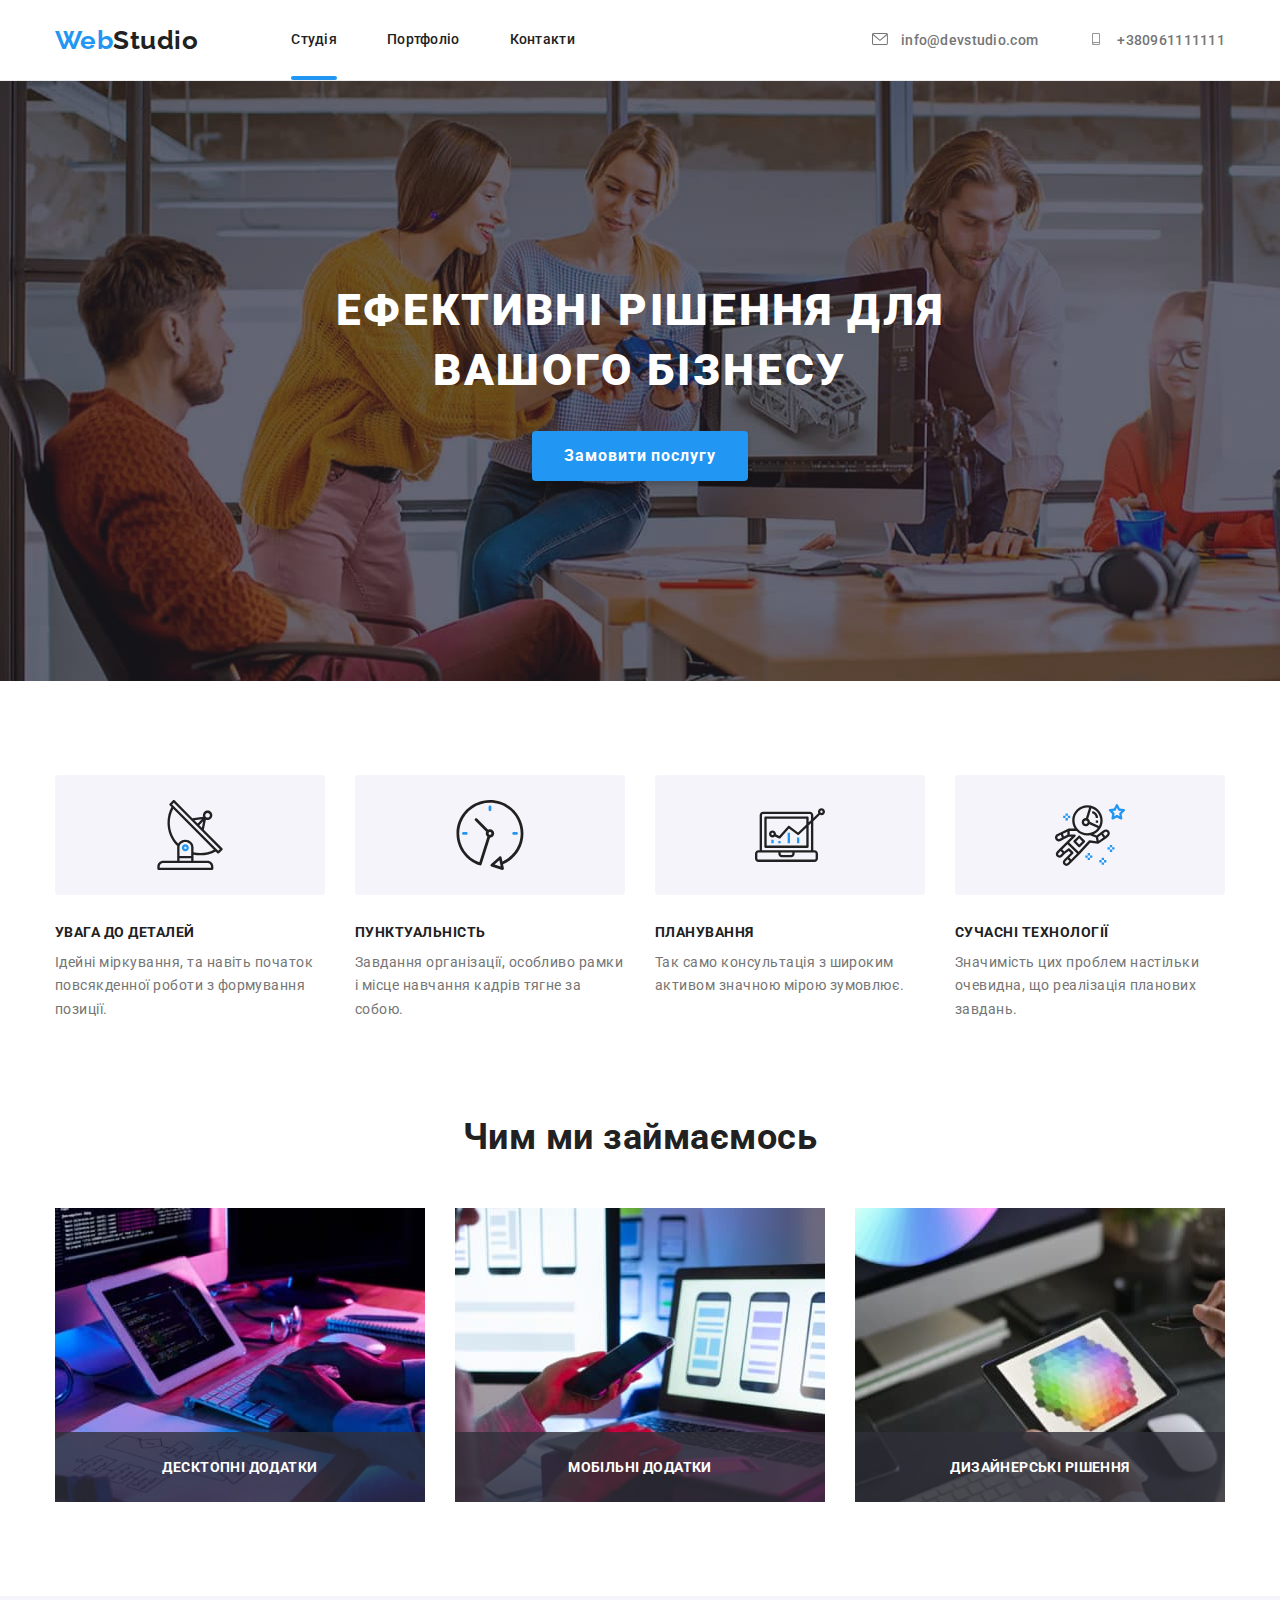
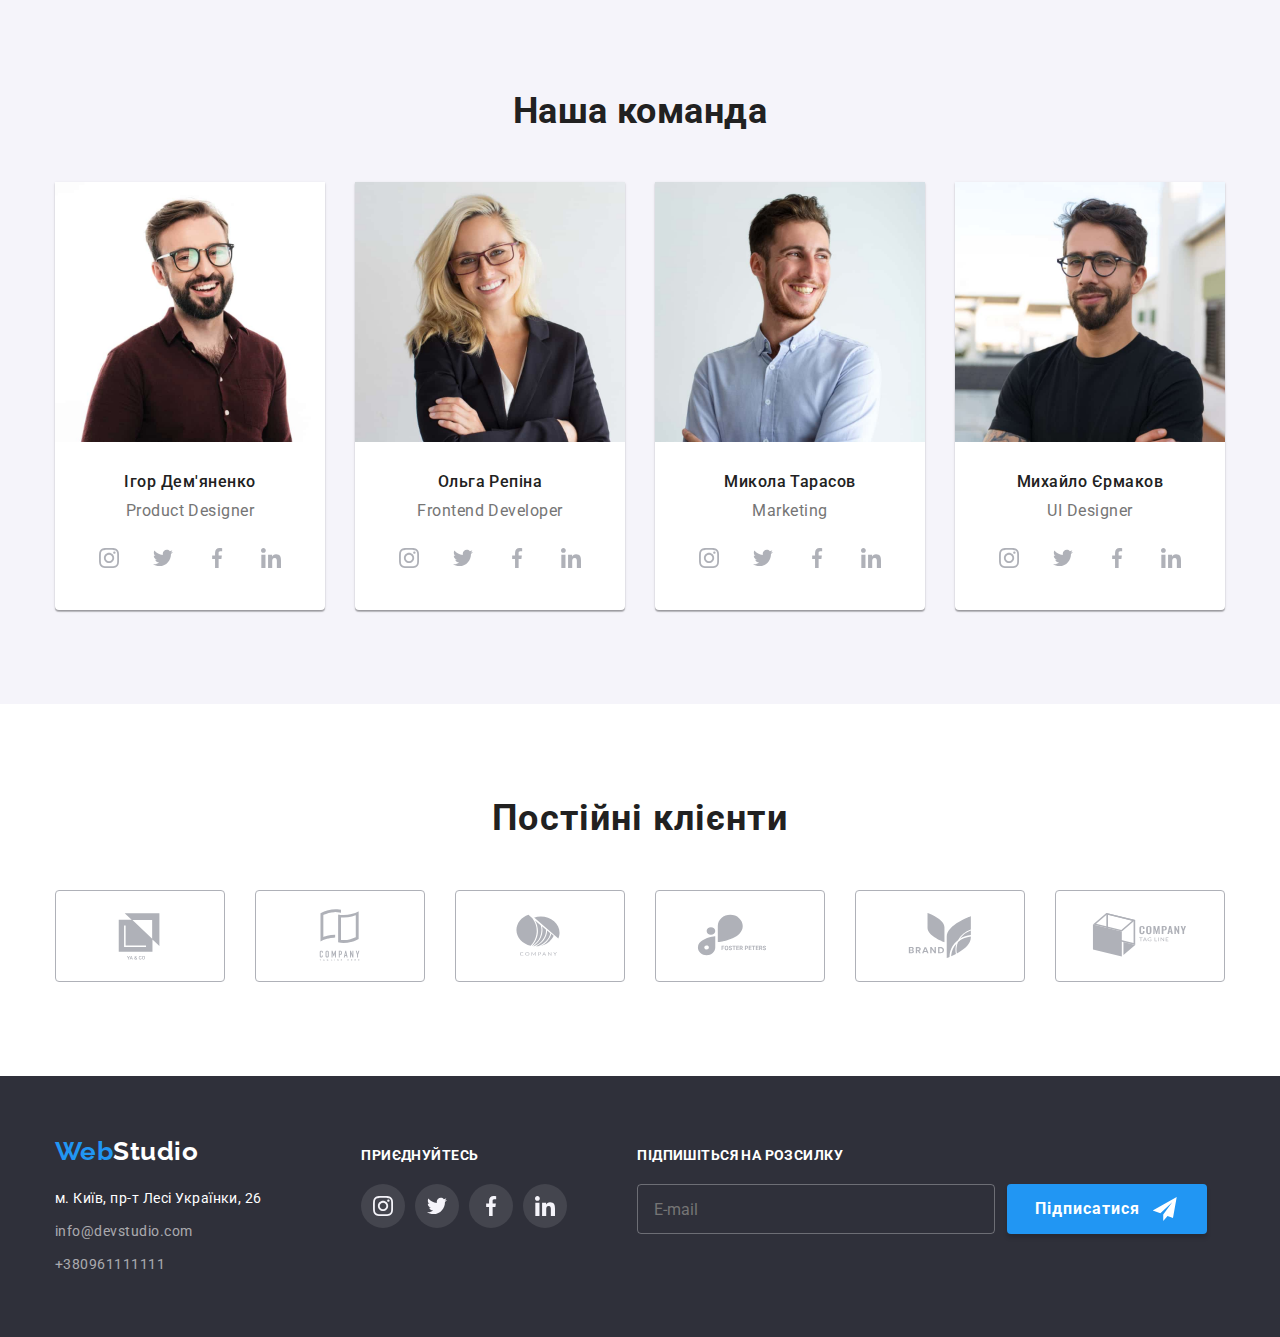
<file: index.html>
<!DOCTYPE html>
<html lang="uk">
  <head>
    <meta charset="UTF-8" />
    <meta http-equiv="X-UA-Compatible" content="IE=edge" />
    <meta name="viewport" content="width=device-width, initial-scale=1.0" />
    <link href="./css/main.min.css" rel="stylesheet" />
    <title>Студія</title>
  </head>

  <body>
    <header class="header">
      <div class="container container--position">
        <a class="logo" href="./index.html">
          <span class="logo__peace">Web</span>Studio</a
        >
        <nav class="navigation">
          <ul class="navigation__list">
            <li class="navigation__item">
              <a
                class="navigation__link navigation__link--active"
                href="./index.html"
                >Студія</a
              >
            </li>
            <li class="navigation__item">
              <a class="navigation__link" href="./portfolio.html">Портфоліо</a>
            </li>
            <li class="navigation__item">
              <a class="navigation__link" href="#">Контакти</a>
            </li>
          </ul>
        </nav>
        <ul class="contacts">
          <li class="contacts__item">
            <a
              class="contacts__link"
              href="mailto:info@devstudio.com"
              aria-label="Our email"
            >
              <svg class="contacts__email-icon" width="16" height="12">
                <use href="./images/symbol-defs.svg#icon-envelope"></use>
              </svg>
              info@devstudio.com
            </a>
          </li>
          <li class="contacts__item">
            <a
              class="contacts__link"
              href="tel:+380961111111"
              aria-label="our phone number"
            >
              <svg class="contacts__smartphone-icon" width="16" height="12">
                <use href="./images/symbol-defs.svg#icon-smartphone"></use>
              </svg>
              +380961111111
            </a>
          </li>
        </ul>
      </div>
    </header>

    <main class="main">
      <section class="hero">
        <div class="container container--resize">
          <h1 class="hero__title">Ефективні рішення для вашого бізнесу</h1>
          <button class="hero__button" type="button" data-modal-open>
            Замовити послугу
          </button>
        </div>
      </section>

      <section class="features">
        <div class="container">
          <h2 class="visually-hidden">Наші особливості</h2>
          <ul class="features__list">
            <li class="features__card">
              <div class="features__img">
                <svg width="70" height="70" aria-label="Увага до деталей">
                  <use href="./images/symbol-defs.svg#icon-antenna"></use>
                </svg>
              </div>
              <h3 class="features__title">Увага до деталей</h3>
              <p class="features__text">
                Ідейні міркування, та навіть початок повсякденної роботи з
                формування позиції.
              </p>
            </li>
            <li class="features__card">
              <div class="features__img">
                <svg width="70" height="70" aria-label="Пунктуальність">
                  <use href="./images/symbol-defs.svg#icon-clock"></use>
                </svg>
              </div>
              <h3 class="features__title">Пунктуальність</h3>
              <p class="features__text">
                Завдання організації, особливо рамки і місце навчання кадрів
                тягне за собою.
              </p>
            </li>
            <li class="features__card">
              <div class="features__img">
                <svg width="70" height="70" aria-label="Планування">
                  <use href="./images/symbol-defs.svg#icon-diagram"></use>
                </svg>
              </div>
              <h3 class="features__title">Планування</h3>
              <p class="features__text">
                Так само консультація з широким активом значною мірою зумовлює.
              </p>
            </li>
            <li class="features__card">
              <div class="features__img">
                <svg width="70" height="70" aria-label="Сучасні технології">
                  <use href="./images/symbol-defs.svg#icon-astronaut"></use>
                </svg>
              </div>
              <h3 class="features__title">Сучасні технології</h3>
              <p class="features__text">
                Значимість цих проблем настільки очевидна, що реалізація
                планових завдань.
              </p>
            </li>
          </ul>
        </div>
      </section>

      <section class="work">
        <div class="container">
          <h2 class="work__title">Чим ми займаємось</h2>
          <ul class="work__list">
            <li class="work__item">
              <img
                src="./images/box_1.jpg"
                alt="десктопні додатки"
                width="370"
              />
              <p class="work__label">десктопні додатки</p>
            </li>
            <li class="work__item">
              <img
                src="./images/box_2.jpg"
                alt="мобільні додатки"
                width="370"
              />
              <p class="work__label">мобільні додатки</p>
            </li>
            <li class="work__item">
              <img
                src="./images/box_3.jpg"
                alt="дизайнерські рішення"
                width="370"
              />
              <p class="work__label">дизайнерські рішення</p>
            </li>
          </ul>
        </div>
      </section>

      <section class="team">
        <div class="container container--team">
          <h2 class="team__title">Наша команда</h2>
          <ul class="team__list">
            <li class="team__item">
              <img
                src="./images/img-1.jpg"
                alt="фото Ігора Дем'яненко"
                width="270"
              />
              <div class="card">
                <h3 class="card__title">Ігор Дем'яненко</h3>
                <p class="card__label" lang="en">Product Designer</p>
                <ul class="card__links">
                  <li class="card__icons">
                    <a class="card__link" href="#" aria-label="Instagram"
                      ><svg class="card__icon" width="20" height="20">
                        <use
                          href="./images/symbol-defs.svg#icon-instagram"
                        ></use>
                      </svg>
                    </a>
                  </li>
                  <li class="card__icons">
                    <a class="card__link" href="#" aria-label="Twitter"
                      ><svg class="card__icon" width="20" height="20">
                        <use href="./images/symbol-defs.svg#icon-twitter"></use>
                      </svg>
                    </a>
                  </li>
                  <li class="card__icons">
                    <a class="card__link" href="#" aria-label="Facebook"
                      ><svg class="card__icon" width="20" height="20">
                        <use
                          href="./images/symbol-defs.svg#icon-facebook"
                        ></use>
                      </svg>
                    </a>
                  </li>
                  <li class="card__icons">
                    <a class="card__link" href="#"
                      ><svg class="card__icon" width="20" height="20">
                        <use
                          href="./images/symbol-defs.svg#icon-linkedin"
                        ></use>
                      </svg>
                    </a>
                  </li>
                </ul>
              </div>
            </li>
            <li class="team__item">
              <img
                src="./images/img-2.jpg"
                alt="фото Ольги Репіної"
                width="270"
              />
              <div class="card">
                <h3 class="card__title">Ольга Репіна</h3>
                <p class="card__label" lang="en">Frontend Developer</p>
                <ul class="card__links">
                  <li class="card__icons">
                    <a class="card__link" href="#" aria-label="Instagram"
                      ><svg class="card__icon" width="20" height="20">
                        <use
                          href="./images/symbol-defs.svg#icon-instagram"
                        ></use>
                      </svg>
                    </a>
                  </li>
                  <li class="card__icons">
                    <a class="card__link" href="#" aria-label="Twitter"
                      ><svg class="card__icon" width="20" height="20">
                        <use href="./images/symbol-defs.svg#icon-twitter"></use>
                      </svg>
                    </a>
                  </li>
                  <li class="card__icons">
                    <a class="card__link" href="#" aria-label="Facebook"
                      ><svg class="card__icon" width="20" height="20">
                        <use
                          href="./images/symbol-defs.svg#icon-facebook"
                        ></use>
                      </svg>
                    </a>
                  </li>
                  <li class="card__icons">
                    <a class="card__link" href="#"
                      ><svg class="card__icon" width="20" height="20">
                        <use
                          href="./images/symbol-defs.svg#icon-linkedin"
                        ></use>
                      </svg>
                    </a>
                  </li>
                </ul>
              </div>
            </li>
            <li class="team__item">
              <img
                src="./images/img-3.jpg"
                alt="фото Миколи Тарасов"
                width="270"
              />
              <div class="card">
                <h3 class="card__title">Микола Тарасов</h3>
                <p class="card__label" lang="en">Marketing</p>
                <ul class="card__links">
                  <li class="card__icons">
                    <a class="card__link" href="#" aria-label="Instagram"
                      ><svg class="card__icon" width="20" height="20">
                        <use
                          href="./images/symbol-defs.svg#icon-instagram"
                        ></use>
                      </svg>
                    </a>
                  </li>
                  <li class="card__icons">
                    <a class="card__link" href="#" aria-label="Twitter"
                      ><svg class="card__icon" width="20" height="20">
                        <use href="./images/symbol-defs.svg#icon-twitter"></use>
                      </svg>
                    </a>
                  </li>
                  <li class="card__icons">
                    <a class="card__link" href="#" aria-label="Facebook"
                      ><svg class="card__icon" width="20" height="20">
                        <use
                          href="./images/symbol-defs.svg#icon-facebook"
                        ></use>
                      </svg>
                    </a>
                  </li>
                  <li class="card__icons">
                    <a class="card__link" href="#"
                      ><svg class="card__icon" width="20" height="20">
                        <use
                          href="./images/symbol-defs.svg#icon-linkedin"
                        ></use>
                      </svg>
                    </a>
                  </li>
                </ul>
              </div>
            </li>
            <li class="team__item">
              <img
                src="./images/img-4.jpg"
                alt="фото Мизайла Єрмакова"
                width="270"
              />
              <div class="card">
                <h3 class="card__title">Михайло Єрмаков</h3>
                <p class="card__label" lang="en">UI Designer</p>
                <ul class="card__links">
                  <li class="card__icons">
                    <a class="card__link" href="#" aria-label="Instagram"
                      ><svg class="card__icon" width="20" height="20">
                        <use
                          href="./images/symbol-defs.svg#icon-instagram"
                        ></use>
                      </svg>
                    </a>
                  </li>
                  <li class="card__icons">
                    <a class="card__link" href="#" aria-label="Twitter"
                      ><svg class="card__icon" width="20" height="20">
                        <use href="./images/symbol-defs.svg#icon-twitter"></use>
                      </svg>
                    </a>
                  </li>
                  <li class="card__icons">
                    <a class="card__link" href="#" aria-label="Facebook"
                      ><svg class="card__icon" width="20" height="20">
                        <use
                          href="./images/symbol-defs.svg#icon-facebook"
                        ></use>
                      </svg>
                    </a>
                  </li>
                  <li class="card__icons">
                    <a class="card__link" href="#"
                      ><svg class="card__icon" width="20" height="20">
                        <use
                          href="./images/symbol-defs.svg#icon-linkedin"
                        ></use>
                      </svg>
                    </a>
                  </li>
                </ul>
              </div>
            </li>
          </ul>
        </div>
      </section>

      <section class="customer">
        <div class="container container--retreat">
          <h2 class="customer__title">Постійні клієнти</h2>
          <ul class="customer__list">
            <li class="customer__item">
              <a class="customer__link" href="#" aria-label="logo customer 1"
                ><svg class="customer__icon" width="106" height="60">
                  <use href="./images/symbol-defs.svg#icon-customer1"></use>
                </svg>
              </a>
            </li>
            <li class="customer__item">
              <a class="customer__link" href="#" aria-label="logo customer 2"
                ><svg class="customer__icon" width="106" height="60">
                  <use href="./images/symbol-defs.svg#icon-customer2"></use>
                </svg>
              </a>
            </li>
            <li class="customer__item">
              <a class="customer__link" href="#" aria-label="logo customer 3"
                ><svg class="customer__icon" width="106" height="60">
                  <use href="./images/symbol-defs.svg#icon-customer3"></use>
                </svg>
              </a>
            </li>
            <li class="customer__item">
              <a class="customer__link" href="#" aria-label="logo customer 4"
                ><svg class="customer__icon" width="106" height="60">
                  <use href="./images/symbol-defs.svg#icon-customer4"></use>
                </svg>
              </a>
            </li>
            <li class="customer__item">
              <a class="customer__link" href="#" aria-label="logo customer 5"
                ><svg class="customer__icon" width="106" height="60">
                  <use href="./images/symbol-defs.svg#icon-customer5"></use>
                </svg>
              </a>
            </li>
            <li class="customer__item">
              <a class="customer__link" href="#" aria-label="logo customer 6"
                ><svg class="customer__icon" width="106" height="60">
                  <use href="./images/symbol-defs.svg#icon-customer6"></use>
                </svg>
              </a>
            </li>
          </ul>
        </div>
      </section>
    </main>

    <footer class="footer">
      <div class="container container--backdown">
        <div class="footer__contacts">
          <a class="logo" href="./index.html"
            ><span class="logo__peace">Web</span
            ><span class="logo__footer">Studio</span></a
          >
          <address>
            <ul class="address">
              <li class="address__item">
                <a
                  class="address__link address__link--white"
                  href="https://goo.gl/maps/M1i8cWPpYFjitfBg6"
                  target="_blank"
                  rel="noopener noreferrer nofollow"
                  >м. Київ, пр-т Лесі Українки, 26</a
                >
              </li>
              <li class="address__item">
                <a class="address__link" href="mailto:info@devstudio.com"
                  >info@devstudio.com</a
                >
              </li>
              <li class="address__item">
                <a class="address__link" href="tel:+380961111111"
                  >+380961111111</a
                >
              </li>
            </ul>
          </address>
        </div>
        <div class="footer__socials">
          <h4 class="footer__title">приєднуйтесь</h4>
          <ul class="socials">
            <li class="socials__item">
              <a class="socials__link" href="#"
                ><svg
                  class="socials__icon"
                  width="20"
                  height="20"
                  aria-label="Instagram"
                >
                  <use href="./images/symbol-defs.svg#icon-instagram"></use>
                </svg>
              </a>
            </li>
            <li class="socials__icon">
              <a class="socials__link" href="#"
                ><svg
                  class="socials__icon"
                  width="20"
                  height="20"
                  aria-label="Twitter"
                >
                  <use href="./images/symbol-defs.svg#icon-twitter"></use>
                </svg>
              </a>
            </li>
            <li class="socials__icon">
              <a class="socials__link" href="#"
                ><svg
                  class="socials__icon"
                  width="20"
                  height="20"
                  aria-label="Facebook"
                >
                  <use href="./images/symbol-defs.svg#icon-facebook"></use>
                </svg>
              </a>
            </li>
            <li class="socials__icon">
              <a class="socials__link" href="#"
                ><svg
                  class="socials__icon"
                  width="20"
                  height="20"
                  aria-label="LinkedIn"
                >
                  <use href="./images/symbol-defs.svg#icon-linkedin"></use>
                </svg>
              </a>
            </li>
          </ul>
        </div>
        <div class="footer__subscribe">
          <h4 class="footer__title">підпишіться на розсилку</h4>
          <form class="subscribe">
            <label class="subscribe__label">
              <input
                class="subscribe__email"
                type="mail"
                name="mail"
                placeholder="E-mail"
              />
            </label>
            <button class="button subscribe__btn" type="submit">
              Підписатися
              <svg class="subscribe__icon" wifth="24" height="24">
                <use href="./images/symbol-defs.svg#icon-send"></use>
              </svg>
            </button>
          </form>
        </div>
      </div>
    </footer>

    <!-- --- Modal --- -->
    <div class="backdrop is-hidden" data-modal>
      <div class="modal">
        <div class="modal__wrap">
          <button class="modal__btn" data-modal-close>
            <svg class="modal__icon" width="18" height="18">
              <use href="./images/symbol-defs.svg#icon-close"></use>
            </svg>
          </button>
        </div>

        <form class="form">
          <h3 class="form__title">Залиште свої дані, ми Вам передзвонимо</h3>
          <label class="form__label">
            <span class="form__info">Ім'я</span>
            <input class="form__input" type="text" name="name" />
            <svg class="form__icon" width="18" height="18">
              <use href="./images/symbol-defs.svg#icon-personform"></use>
            </svg>
          </label>
          <label class="form__label">
            <span class="form__info">Телефон</span>
            <input class="form__input" type="tel" name="tel" />
            <svg class="form__icon" width="18" height="18">
              <use href="./images/symbol-defs.svg#icon-phoneform"></use>
            </svg>
          </label>
          <label class="form__label">
            <span class="form__info">Пошта</span>
            <input class="form__input" type="mail" name="mail" />
            <svg class="form__icon" width="18" height="18">
              <use href="./images/symbol-defs.svg#icon-emailform"></use>
            </svg>
          </label>
          <label class="form__label-coment">
            <span class="form__info">Коментар</span>
            <textarea
              class="form__comment"
              name="comment"
              placeholder="Введіть текст"
              cols="30"
              rows="10"
            ></textarea>
          </label>
          <label class="check">
            <input
              class="check__input"
              type="checkbox"
              name="policy"
              value="check"
            />
            <svg class="check__icon" width="15" height="16">
              <use href="./images/symbol-defs.svg#icon-checkempty"></use>
            </svg>
            <svg class="check__icon-checked" width="15" height="16">
              <use href="./images/symbol-defs.svg#icon-checked"></use>
            </svg>
            <span class="check__policy-info"
              >Погоджуюсь з розсилкою та приймаю</span
            >
            <a class="check__link-policy" href="#">Умови договору</a>
          </label>
          <button class="hero__button form__send" type="submit">
            Відправити
          </button>
        </form>
      </div>
    </div>

    <!-- --- Script Modal --- -->
    <script src="./js/modal.js"></script>
  </body>
</html>
</file>
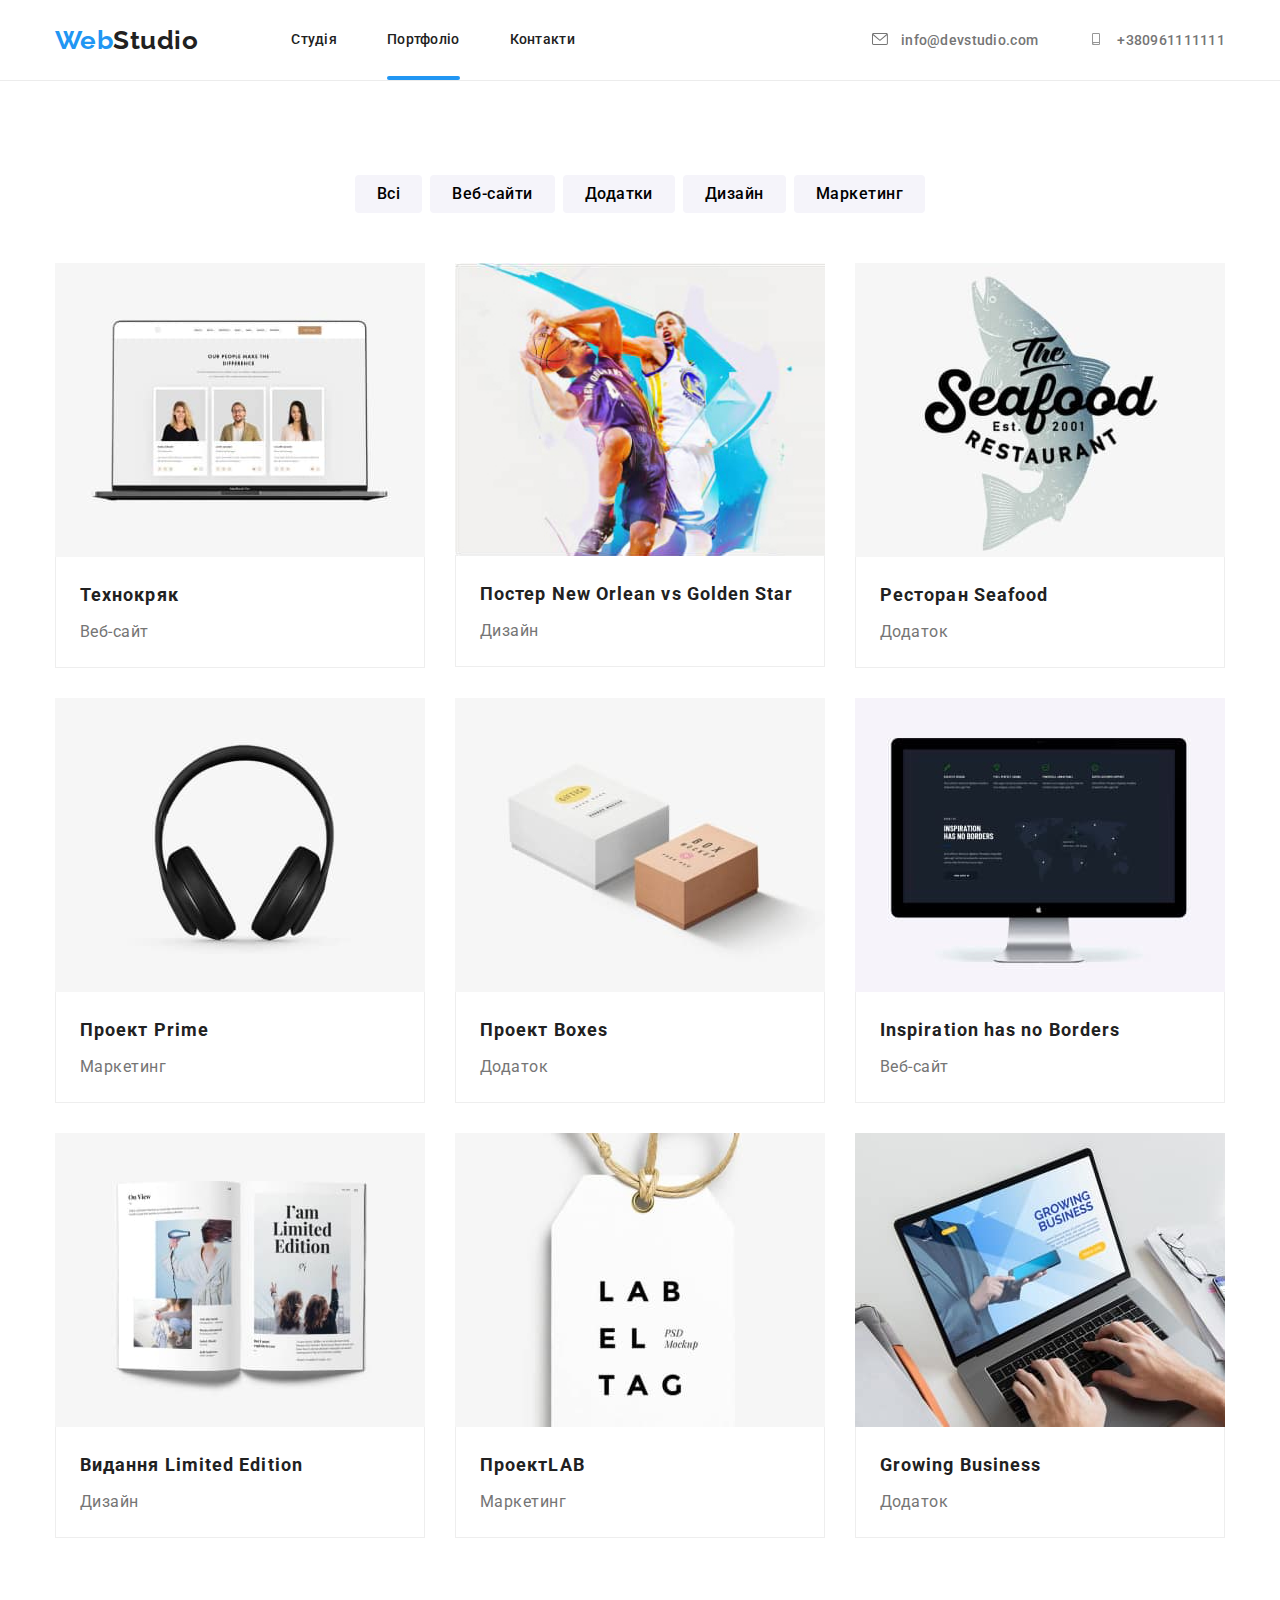
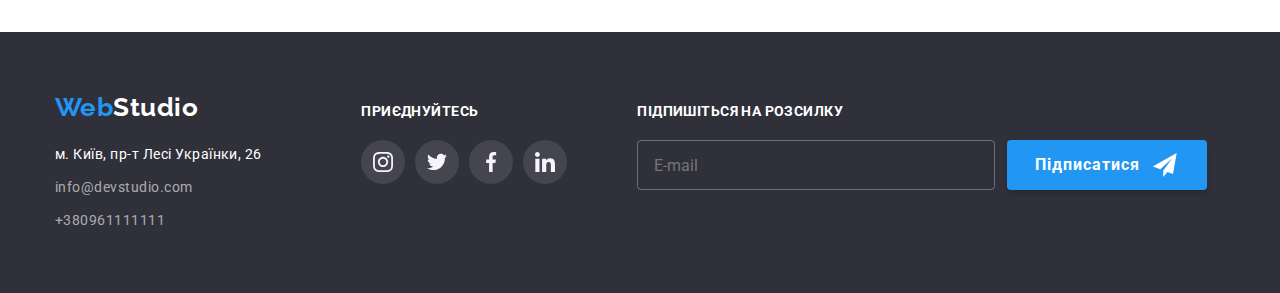
<file: portfolio.html>
<!DOCTYPE html>
<html lang="uk">
  <head>
    <meta charset="UTF-8" />
    <meta http-equiv="X-UA-Compatible" content="IE=edge" />
    <meta name="viewport" content="width=device-width, initial-scale=1.0" />
    <link href="./css/main.min.css" rel="stylesheet" />
    <title>Portfolio</title>
  </head>

  <body>
    <header class="header">
      <div class="container container--position">
        <a class="logo" href="./index.html">
          <span class="logo__peace">Web</span>Studio</a
        >
        <nav class="navigation">
          <ul class="navigation__list">
            <li class="navigation__item">
              <a class="navigation__link" href="./index.html">Студія</a>
            </li>
            <li class="navigation__item">
              <a
                class="navigation__link navigation__link--active"
                href="./portfolio.html"
                >Портфоліо</a
              >
            </li>
            <li class="navigation__item">
              <a class="navigation__link" href="#">Контакти</a>
            </li>
          </ul>
        </nav>
        <ul class="contacts">
          <li class="contacts__item">
            <a
              class="contacts__link"
              href="mailto:info@devstudio.com"
              aria-label="Our email"
            >
              <svg class="contacts__email-icon" width="16" height="12">
                <use href="./images/symbol-defs.svg#icon-envelope"></use>
              </svg>
              info@devstudio.com
            </a>
          </li>
          <li class="contacts__item">
            <a
              class="contacts__link"
              href="tel:+380961111111"
              aria-label="our phone number"
            >
              <svg class="contacts__smartphone-icon" width="16" height="12">
                <use href="./images/symbol-defs.svg#icon-smartphone"></use>
              </svg>
              +380961111111
            </a>
          </li>
        </ul>
      </div>
    </header>

    <main class="portfolio">
      <section class="container portfolio__container">
        <h1 class="visually-hidden">Наші роботи</h1>
        <ul class="filter">
          <li class="filter__item">
            <button class="filter__button" type="button">Всі</button>
          </li>
          <li class="filter__item">
            <button class="filter__button" type="button">Веб-сайти</button>
          </li>
          <li class="filter__item">
            <button class="filter__button" type="button">Додатки</button>
          </li>
          <li class="filter__item">
            <button class="filter__button" type="button">Дизайн</button>
          </li>
          <li class="filter__item">
            <button class="filter__button" type="button">Маркетинг</button>
          </li>
        </ul>

        <ul class="list parent">
          <li class="list__card">
            <a class="list__link" href="#">
              <div class="list__thumb">
                <img src="./images/project1.jpg" alt="Технокряк" width="370" />
                <p class="list__label">
                  Lorem, ipsum dolor sit amet consectetur adipisicing elit. Eos,
                  exercitationem.
                </p>
              </div>
              <div class="list__wrap">
                <h2 class="list__title">Технокряк</h2>
                <p class="list__category">Веб-сайт</p>
              </div>
            </a>
          </li>
          <li class="list__card">
            <a class="list__link" href="#">
              <div class="list__thumb">
                <img
                  src="./images/project2.jpg"
                  alt="Постер New Orlean vs Golden Star"
                  width="370"
                />
                <p class="list__label">
                  Lorem, ipsum dolor sit amet consectetur adipisicing elit. Eos,
                  exercitationem.
                </p>
              </div>
              <div class="list__wrap">
                <h2 class="list__title">
                  Постер <span lang="en">New Orlean vs Golden Star</span>
                </h2>
                <p class="list__category">Дизайн</p>
              </div>
            </a>
          </li>
          <li class="list__card">
            <a class="list__link" href="#">
              <div class="list__thumb">
                <img
                  src="./images/project3.jpg"
                  alt="Ресторан Seafood"
                  width="370"
                />
                <p class="list__label">
                  Lorem, ipsum dolor sit amet consectetur adipisicing elit. Eos,
                  exercitationem.
                </p>
              </div>
              <div class="list__wrap">
                <h2 class="list__title">
                  Ресторан <span lang="en">Seafood</span>
                </h2>
                <p class="list__category">Додаток</p>
              </div>
            </a>
          </li>
          <li class="list__card">
            <a class="list__link" href="#">
              <div class="list__thumb">
                <img
                  src="./images/project4.jpg"
                  alt="Проект Prime"
                  width="370"
                />
                <p class="list__label">
                  Lorem, ipsum dolor sit amet consectetur adipisicing elit. Eos,
                  exercitationem.
                </p>
              </div>
              <div class="list__wrap">
                <h2 class="list__title">Проект <span lang="en">Prime</span></h2>
                <p class="list__category">Маркетинг</p>
              </div>
            </a>
          </li>
          <li class="list__card">
            <a class="list__link" href="#">
              <div class="list__thumb">
                <img
                  src="./images/project5.jpg"
                  alt="Проект Boxes"
                  width="370"
                />
                <p class="list__label">
                  Lorem, ipsum dolor sit amet consectetur adipisicing elit. Eos,
                  exercitationem.
                </p>
              </div>
              <div class="list__wrap">
                <h2 class="list__title">Проект <span lang="en">Boxes</span></h2>
                <p class="list__category">Додаток</p>
              </div>
            </a>
          </li>
          <li class="list__card">
            <a class="list__link" href="#">
              <div class="list__thumb">
                <img
                  src="./images/project6.jpg"
                  alt="Inspiration has no Borders"
                  width="370"
                />
                <p class="list__label">
                  Lorem, ipsum dolor sit amet consectetur adipisicing elit. Eos,
                  exercitationem.
                </p>
              </div>
              <div class="list__wrap">
                <h2 lang="en" class="list__title">
                  Inspiration has no Borders
                </h2>
                <p class="list__category">Веб-сайт</p>
              </div>
            </a>
          </li>
          <li class="list__card">
            <a class="list__link" href="#">
              <div class="list__thumb">
                <img
                  src="./images/project7.jpg"
                  alt="Издание Limited Edition"
                  width="370"
                />
                <p class="list__label">
                  Lorem, ipsum dolor sit amet consectetur adipisicing elit. Eos,
                  exercitationem.
                </p>
              </div>
              <div class="list__wrap">
                <h2 class="list__title">
                  Видання <span lang="en">Limited Edition</span>
                </h2>
                <p class="list__category">Дизайн</p>
              </div>
            </a>
          </li>
          <li class="list__card">
            <a class="list__link" href="#">
              <div class="list__thumb">
                <img src="./images/project8.jpg" alt="Проект LAB" width="370" />
                <p class="list__label">
                  Lorem, ipsum dolor sit amet consectetur adipisicing elit. Eos,
                  exercitationem.
                </p>
              </div>
              <div class="list__wrap">
                <h2 class="list__title">Проект<span lang="en">LAB</span></h2>
                <p class="list__category">Маркетинг</p>
              </div>
            </a>
          </li>
          <li class="list__card">
            <a class="list__link" href="#">
              <div class="list__thumb">
                <img
                  src="./images/project9.jpg"
                  alt="Growing Business"
                  width="370"
                />
                <p class="list__label">
                  Lorem, ipsum dolor sit amet consectetur adipisicing elit. Eos,
                  exercitationem.
                </p>
              </div>
              <div class="list__wrap">
                <h2 lang="en" class="list__title">Growing Business</h2>
                <p class="list__category">Додаток</p>
              </div>
            </a>
          </li>
        </ul>
      </section>
    </main>

    <footer class="footer">
      <div class="container container--backdown">
        <div class="footer__contacts">
          <a class="logo" href="./index.html"
            ><span class="logo__peace">Web</span
            ><span class="logo__footer">Studio</span></a
          >
          <address>
            <ul class="address">
              <li class="address__item">
                <a
                  class="address__link address__link--white"
                  href="https://goo.gl/maps/M1i8cWPpYFjitfBg6"
                  target="_blank"
                  rel="noopener noreferrer nofollow"
                  >м. Київ, пр-т Лесі Українки, 26</a
                >
              </li>
              <li class="address__item">
                <a class="address__link" href="mailto:info@devstudio.com"
                  >info@devstudio.com</a
                >
              </li>
              <li class="address__item">
                <a class="address__link" href="tel:+380961111111"
                  >+380961111111</a
                >
              </li>
            </ul>
          </address>
        </div>
        <div class="footer__socials">
          <h4 class="footer__title">приєднуйтесь</h4>
          <ul class="socials">
            <li class="socials__item">
              <a class="socials__link" href="#"
                ><svg
                  class="socials__icon"
                  width="20"
                  height="20"
                  aria-label="Instagram"
                >
                  <use href="./images/symbol-defs.svg#icon-instagram"></use>
                </svg>
              </a>
            </li>
            <li class="socials__icon">
              <a class="socials__link" href="#"
                ><svg
                  class="socials__icon"
                  width="20"
                  height="20"
                  aria-label="Twitter"
                >
                  <use href="./images/symbol-defs.svg#icon-twitter"></use>
                </svg>
              </a>
            </li>
            <li class="socials__icon">
              <a class="socials__link" href="#"
                ><svg
                  class="socials__icon"
                  width="20"
                  height="20"
                  aria-label="Facebook"
                >
                  <use href="./images/symbol-defs.svg#icon-facebook"></use>
                </svg>
              </a>
            </li>
            <li class="socials__icon">
              <a class="socials__link" href="#"
                ><svg
                  class="socials__icon"
                  width="20"
                  height="20"
                  aria-label="LinkedIn"
                >
                  <use href="./images/symbol-defs.svg#icon-linkedin"></use>
                </svg>
              </a>
            </li>
          </ul>
        </div>
        <div class="footer__subscribe">
          <h4 class="footer__title">підпишіться на розсилку</h4>
          <form class="subscribe">
            <label class="subscribe__label">
              <input
                class="subscribe__email"
                type="mail"
                name="mail"
                placeholder="E-mail"
              />
            </label>
            <button class="button subscribe__btn" type="submit">
              Підписатися
              <svg class="subscribe__icon" wifth="24" height="24">
                <use href="./images/symbol-defs.svg#icon-send"></use>
              </svg>
            </button>
          </form>
        </div>
      </div>
    </footer>
  </body>
</html>
</file>
<file: css/main.min.css>
/*! modern-normalize v1.1.0 | MIT License | https://github.com/sindresorhus/modern-normalize */@import"https://fonts.googleapis.com/css2?family=Raleway:ital,wght@0,400;0,500;0,700;1,400;1,500;1,700&family=Roboto:ital,wght@0,400;0,500;0,700;0,900;1,400;1,500;1,700;1,900&display=swap";*,::after,::before{box-sizing:border-box}html{-moz-tab-size:4;tab-size:4}html{line-height:1.15;-webkit-text-size-adjust:100%}body{margin:0}body{font-family:system-ui,-apple-system,"Segoe UI",Roboto,Helvetica,Arial,sans-serif,"Apple Color Emoji","Segoe UI Emoji"}hr{height:0;color:inherit}abbr[title]{text-decoration:underline dotted}b,strong{font-weight:bolder}code,kbd,pre,samp{font-family:ui-monospace,SFMono-Regular,Consolas,"Liberation Mono",Menlo,monospace;font-size:1em}small{font-size:80%}sub,sup{font-size:75%;line-height:0;position:relative;vertical-align:baseline}sub{bottom:-0.25em}sup{top:-0.5em}table{text-indent:0;border-color:inherit}button,input,optgroup,select,textarea{font-family:inherit;font-size:100%;line-height:1.15;margin:0}button,select{text-transform:none}[type=button],[type=reset],[type=submit],button{-webkit-appearance:button}::-moz-focus-inner{border-style:none;padding:0}:-moz-focusring{outline:1px dotted ButtonText}:-moz-ui-invalid{box-shadow:none}legend{padding:0}progress{vertical-align:baseline}::-webkit-inner-spin-button,::-webkit-outer-spin-button{height:auto}[type=search]{-webkit-appearance:textfield;outline-offset:-2px}::-webkit-search-decoration{-webkit-appearance:none}::-webkit-file-upload-button{-webkit-appearance:button;font:inherit}summary{display:list-item}html{box-sizing:border-box}*,*::before,*::after{box-sizing:inherit}ul{list-style:none;padding:0;margin:0}a{text-decoration:none;color:inherit}h1,h2,h3,h4,h5,h6{margin:0}p{margin:0}address{font-style:normal}button{font-family:inherit;padding:0;margin:0}img{display:block;max-width:100%;height:auto}body{color:#212121;font-family:Roboto,sans-serif;letter-spacing:.03em}.visually-hidden{position:absolute;white-space:nowrap;width:1px;height:1px;overflow:hidden;border:0;padding:0;clip:rect(0 0 0 0);clip-path:inset(50%);margin:-1px}.container{max-width:1200px;padding:0 15px;margin:0 auto}.container--position{display:flex;align-items:center}.container--resize{display:flex;flex-direction:column;justify-content:center;align-items:center;max-width:696px}.container--retreat{padding-top:94px;padding-bottom:94px}.container--backdown{display:flex;gap:70px;align-items:baseline}.header{border-bottom:1px solid #ececec}.navigation{display:flex;align-items:center}.navigation__list{display:flex;gap:50px}.navigation__link{position:relative;display:block;padding-top:32px;padding-bottom:32px;color:vgetColor(primaryTextColor);font-weight:500;font-size:14px;line-height:1.14;letter-spacing:.02em;text-decoration:none;transition:color 250ms cubic-bezier(0.4, 0, 0.2, 1)}.navigation__link:hover,.navigation__link:focus{color:#2196f3}.navigation__link--active::after{content:"";position:absolute;width:100%;height:4px;bottom:0;right:0;background-color:#2196f3;border-radius:2px}.contacts{display:flex;align-items:center;margin-left:auto;gap:50px}.contacts__link{color:#757575;font-weight:500;font-size:14px;line-height:1.14;letter-spacing:.02em;text-decoration:none;cursor:pointer;transition:color 250ms cubic-bezier(0.4, 0, 0.2, 1)}.contacts__link:hover,.contacts__link:focus{color:#2196f3}.contacts__email-icon,.contacts__smartphone-icon{fill:currentColor;margin-right:10px}.logo{margin-right:93px;color:#212121;font-family:Raleway,sans-serif;font-weight:700;font-size:26px;line-height:1.19;text-decoration:none}.logo__peace{color:#2196f3}.logo__footer{color:#fff}.hero{max-width:1600px;margin-left:auto;margin-right:auto;padding-top:200px;padding-bottom:200px;color:#fff;background-color:#2f303a;background-image:linear-gradient(rgba(47, 48, 58, 0.4), rgba(47, 48, 58, 0.4)),url(../images/hero.jpg);background-repeat:no-repeat;background-size:cover}.hero__button{padding:10px 32px;background-color:#2196f3;color:#fff;box-shadow:0px 4px 4px rgba(0,0,0,.15);border-radius:4px;border:none;font-family:inherit;font-weight:700;font-size:16px;line-height:1.88;text-align:center;letter-spacing:.06em;cursor:pointer;transition:background 250ms cubic-bezier(0.4, 0, 0.2, 1),color 250ms cubic-bezier(0.4, 0, 0.2, 1)}.hero__button:hover,.hero__button:focus{background:#fff;color:#2196f3}.hero__title{font-weight:900;font-size:44px;line-height:1.36;margin-bottom:30px;text-align:center;letter-spacing:.06em;text-transform:uppercase}.features{padding-top:94px;padding-bottom:94px}.features__title{margin-bottom:10px;font-weight:700;font-size:14px;line-height:1.14;text-transform:uppercase;color:#212121}.features__text{font-size:14px;line-height:1.7;color:#757575}.features__img{display:flex;justify-content:center;align-items:center;width:270px;height:120px;margin-bottom:30px;background-color:#f5f4fa;border-radius:4px}.features__list{display:flex;gap:30px}.work{padding-bottom:94px}.work__title{margin-bottom:50px;font-weight:700;font-size:36px;line-height:1.17;text-align:center;color:#212121}.work__list{display:flex;gap:30px}.work__item{display:flex;position:relative}.work__label{position:absolute;display:flex;justify-content:center;align-items:center;bottom:0;right:0;width:100%;height:70px;background:rgba(47,48,58,.8);color:#fff;font-weight:700;font-size:14px;letter-spacing:.03em;text-transform:uppercase}.team{background-color:#f5f4fa;padding-top:94px;padding-bottom:94px}.team__title{margin-bottom:50px;font-weight:700;font-size:36px;line-height:1.17;text-align:center;color:#212121}.team__list{display:flex;gap:30px}.team__item{background:#fff;box-shadow:0px 1px 3px rgba(0,0,0,.12),0px 1px 1px rgba(0,0,0,.14),0px 2px 1px rgba(0,0,0,.2);border-radius:0px 0px 4px 4px;text-align:center}.team .card{padding:30px 20px}.team .card__title{margin-bottom:10px}.team .card__links{display:flex;justify-content:center;gap:10px;margin-top:16px;color:#afb1b8}.team .card__link{display:flex;border-radius:50%;padding:12px;transition-property:background-color,color;transition-duration:250ms;transition-timing-function:cubic-bezier(0.4, 0, 0.2, 1)}.team .card__link:hover,.team .card__link:focus{background-color:#2196f3;color:#fff}.team .card__icon{fill:currentColor}.team .card__title{font-weight:500;font-size:16px;line-height:1.19;color:#212121}.team .card__label{font-size:16px;line-height:1.19;color:#757575}.customer__list{display:flex;justify-content:center;gap:30px;margin-left:auto;margin-right:auto;color:#afb1b8}.customer__title{font-weight:700;font-size:36px;line-height:1.16;text-align:center;letter-spacing:.03em;margin-bottom:50px}.customer__link{display:flex;justify-content:center;align-items:center;width:170px;height:92px;border:1px solid #afb1b8;border-radius:4px;transition-property:color;transition-duration:250ms;transition-timing-function:cubic-bezier(0.4, 0, 0.2, 1)}.customer__link:hover,.customer__link:focus{border:1px solid #2196f3;color:#2196f3;cursor:pointer}.customer__icon{fill:currentColor}.footer{background-color:#2f303a;padding-top:60px;padding-bottom:60px}.footer .logo{display:block;margin-bottom:20px}.footer__title{margin-bottom:20px;font-size:14px;line-height:1.14;letter-spacing:.03em;text-transform:uppercase}.footer__socials,.footer__subscribe{color:#fff}.footer .address__item:not(:last-child){margin-bottom:9px}.footer .address__link{font-style:normal;font-size:14px;line-height:1.71;color:rgba(255,255,255,.6);text-decoration:none;transition-property:color;transition-duration:250ms;transition-timing-function:cubic-bezier(0.4, 0, 0.2, 1)}.footer .address__link:hover,.footer .address__link:focus{color:#2196f3}.footer .address__link--white{color:#fff}.footer .socials{display:flex;gap:10px}.footer .socials__link{display:flex;justify-content:center;align-items:center;width:44px;height:44px;border-radius:50%;background-color:rgba(255,255,255,.1);transition-property:background-color;transition-duration:250ms;transition-timing-function:cubic-bezier(0.4, 0, 0.2, 1)}.footer .socials__link:hover,.footer .socials__link:focus{background-color:#2196f3}.footer .socials__icon{fill:#f5f4fa}.footer .subscribe{display:flex;flex-direction:row}.footer .subscribe__email{width:358px;height:50px;padding:15px 16px;background:none;border:1px solid rgba(255,255,255,.3);color:rgba(255,255,255,.6);border-radius:4px;transition:border 250ms cubic-bezier(0.4, 0, 0.2, 1)}.footer .subscribe__email:focus{border:1px solid #2196f3;outline:none}.footer .subscribe__icon{fill:currentColor;margin-left:10px}.footer .subscribe__btn{width:200px;height:50px;margin-left:12px;padding:10px 28px;background-color:#2196f3;color:#fff;border:none;box-shadow:0px 4px 4px rgba(0,0,0,.15);border-radius:4px;font-weight:700;font-size:16px;line-height:1.87;display:flex;align-items:center;letter-spacing:.06em;transition:color 250ms cubic-bezier(0.4, 0, 0.2, 1),background 250ms cubic-bezier(0.4, 0, 0.2, 1)}.footer .subscribe__btn:hover,.footer .subscribe__btn:focus{background:#fff;color:#2196f3;cursor:pointer}.backdrop{position:fixed;top:0;left:0;right:0;bottom:0;width:100%;height:100%;background-color:rgba(0,0,0,.2);opacity:1;visibility:visible;transition:opacity 250ms cubic-bezier(0.4, 0, 0.2, 1),visibility 250ms cubic-bezier(0.4, 0, 0.2, 1)}.backdrop.is-hidden{opacity:0;pointer-events:none;visibility:hidden}.backdrop.is-hidden .modal{transform:translate(-50%, -50%) scale(0.7)}.modal{position:absolute;left:50%;top:50%;display:flex;padding:40px;width:528px;height:581px;background-color:#fff;transform:translate(-50%, -50%) scale(1);box-shadow:0px 1px 3px rgba(0,0,0,.12),0px 1px 1px rgba(0,0,0,.14),0px 2px 1px rgba(0,0,0,.2);border-radius:4px;opacity:1;transition:transform 250ms cubic-bezier(0.4, 0, 0.2, 1)}.modal__btn{position:absolute;top:8px;right:8px;display:flex;justify-content:center;align-items:center;background-color:#fff;fill:currentColor;width:30px;height:30px;padding:6px;border:1px solid rgba(0,0,0,.1);border-radius:50%;transition:color 250ms cubic-bezier(0.4, 0, 0.2, 1)}.modal__btn:hover,.modal__btn:focus{cursor:pointer;color:#2196f3}.modal .form{display:flex;flex-direction:column;align-items:center}.modal .form__title{margin-bottom:12px;font-weight:700;font-size:20px;line-height:1.15;text-align:center;letter-spacing:.03em;color:#212121}.modal .form__label{position:relative;margin-bottom:10px}.modal .form__input{width:448px;height:40px;padding-left:42px;margin-top:4px;border:1px solid rgba(33,33,33,.2);border-radius:4px;transition:border 250ms cubic-bezier(0.4, 0, 0.2, 1)}.modal .form__input:focus{border:1px solid #2196f3;border-radius:4px;outline:none}.modal .form__input:focus+.form__icon{color:#2196f3}.modal .form__info{display:block;font-weight:400;font-size:12px;line-height:1.16;letter-spacing:.01em;color:getCoor(otherTextColor)}.modal .form__icon{position:absolute;left:15px;top:50%;fill:currentColor;transition:color 250ms cubic-bezier(0.4, 0, 0.2, 1)}.modal .form__label-coment{margin-bottom:20px}.modal .form__comment{padding:12px 16px;width:448px;height:120px;margin-top:4px;border:1px solid rgba(33,33,33,.2);border-radius:4px;resize:none;transition:border 250ms cubic-bezier(0.4, 0, 0.2, 1)}.modal .form__comment::placeholder{font-size:12px;line-height:1.16;letter-spacing:.01em;color:rgba(117,117,117,.5)}.modal .form__comment:focus{border:1px solid #2196f3;border-radius:4px;outline:none}.modal .form__send{padding:10px 52px;margin-top:30px}.form .check{position:relative;display:flex;flex-direction:row;align-items:center;justify-content:center;vertical-align:middle}.form .check__policy-info{font-weight:400;font-size:14px;margin-right:5px;line-height:1.71;color:#757575}.form .check__link-policy{color:#2196f3;text-decoration:underline;font-weight:400;font-size:14px;line-height:1.71}.form .check__icon{position:relative;margin-right:7px;top:0px;transition:opacity 250ms cubic-bezier(0.4, 0, 0.2, 1)}.form .check__icon:hover,.form .check__icon:focus{cursor:pointer}.form .check__icon-checked{position:absolute;display:flex;align-items:center;left:0;top:4px;margin-right:7px;opacity:0;transition:opacity 250ms cubic-bezier(0.4, 0, 0.2, 1)}.form .check__icon-checked:hover,.form .check__icon-checked:focus{cursor:pointer}.form .check__input{position:absolute;-webkit-appearance:none;-moz-appearance:none;appearance:none}.form .check__input:checked~.check__icon-checked{opacity:1}.portfolio{background-color:#fff;padding-top:94px;padding-bottom:94px}.potfolio__container{align-items:center}.filter{display:flex;justify-content:center;margin-bottom:50px}.filter__button{padding:6px 22px;background:#f5f4fa;border-radius:4px;border:none;font-family:inherit;font-weight:500;font-size:16px;line-height:1.62;text-align:center;letter-spacing:.03em;transition:color 250ms cubic-bezier(0.4, 0, 0.2, 1),background-color 250ms cubic-bezier(0.4, 0, 0.2, 1),box-shadow 250ms cubic-bezier(0.4, 0, 0.2, 1)}.filter__button:hover,.filter__button:focus{background-color:#2196f3;color:#fff;box-shadow:0px 3px 1px rgba(0,0,0,.1),0px 1px 2px rgba(0,0,0,.08),0px 2px 2px rgba(0,0,0,.12);cursor:pointer}.filter__item:not(:last-child){margin-right:8px}.portfolio .list{display:grid;grid-template-columns:repeat(3, 1fr);grid-template-rows:repeat(3, 1fr);grid-column-gap:30px;grid-row-gap:30px}.portfolio .list__card{display:inline-block;transition:box-shadow 250ms cubic-bezier(0.4, 0, 0.2, 1)}.portfolio .list__card:hover .list__thumb::before,.portfolio .list__card:hover .list__label,.portfolio .list__card:focus .list__thumb::before,.portfolio .list__card:focus .list__label{transform:translateY(0)}.portfolio .list__card:hover,.portfolio .list__card:focus{box-shadow:0px 1px 1px rgba(0,0,0,.12),0px 4px 4px rgba(0,0,0,.06),1px 4px 6px rgba(0,0,0,.16)}.portfolio .list__thumb{position:relative;overflow:hidden}.portfolio .list__thumb::before{content:"";display:flex;justify-content:center;align-items:center;position:absolute;width:100%;height:294px;top:0;left:0;background:rgba(33,150,243,.9);transform:translateY(100%);transition:transform 250ms cubic-bezier(0.4, 0, 0.2, 1)}.portfolio .list__label{position:absolute;display:flex;justify-content:center;align-items:center;padding-left:24px;width:100%;height:294px;top:0;left:0;color:#fff;font-weight:400;font-size:18px;line-height:1.55;letter-spacing:.03em;transform:translateY(100%);transition:transform 250ms cubic-bezier(0.4, 0, 0.2, 1)}.portfolio .list__wrap{padding:20px 0 20px 24px;border:1px solid #eee;border-top:none}.portfolio .list__title{margin-bottom:4px;font-weight:700;font-size:18px;line-height:2;letter-spacing:.06em;color:#212121}.portfolio .list__category{font-size:16px;line-height:1.88;color:#757575}/*# sourceMappingURL=main.min.css.map */
</file>
